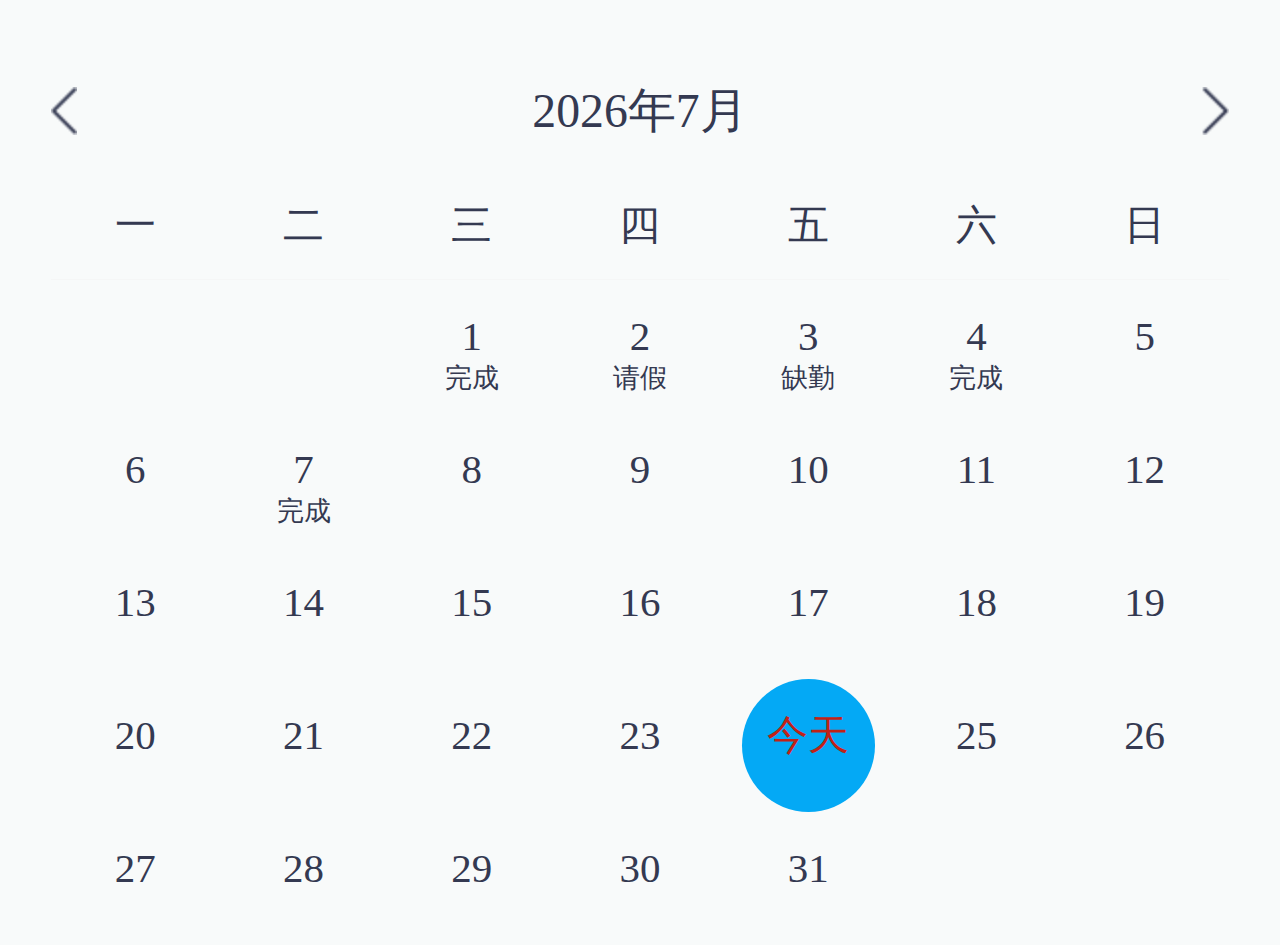
<file: index.html>
<!DOCTYPE html>
<html>
<head>
  <meta name="viewport" content="width=device-width,initial-scale=1,minimum-scale=1,maximum-scale=1,user-scalable=no" />
  <meta http-equiv="Cache-Control" content="no-cache, no-store, must-revalidate" />
  <meta http-equiv="Pragma" content="no-cache" />
  <meta http-equiv="Expires" content="0" />
  <meta name="format-detection" content="telephone=no,email=no" />
  <meta name="msapplication-tap-highlight" content="no">
  <!-- UC强制全屏 -->
  <!-- <meta name="full-screen" content="yes"> -->
  <!-- QQ强制全屏 -->
  <!-- <meta name="x5-fullscreen" content="true"> -->
  <title>calendar</title>
  <link rel="stylesheet" type="text/css" href="style.css">
  <style type="text/css">
    .calendar-wrapper {
      padding: 0 .3rem;
    }
  </style>
  <script type="text/javascript">
    document.documentElement.style.fontSize = document.documentElement.clientWidth / 7.5 + 'px';
  </script>
</head>
<body>
  <div class="calendar-wrapper"></div>
  <script type="text/javascript" src="data.js"></script>
  <script type="text/javascript">
    var eventsList = [
      {num: 1, text: '完成'},
      {num: 2, text: '请假'},
      {num: 3, text: '缺勤'},
      {num: 4, text: '完成'},
      {num: 7, text: '完成'}
    ];
    calendar.init('.calendar-wrapper', eventsList);
  </script>
</body>
</html>
</file>
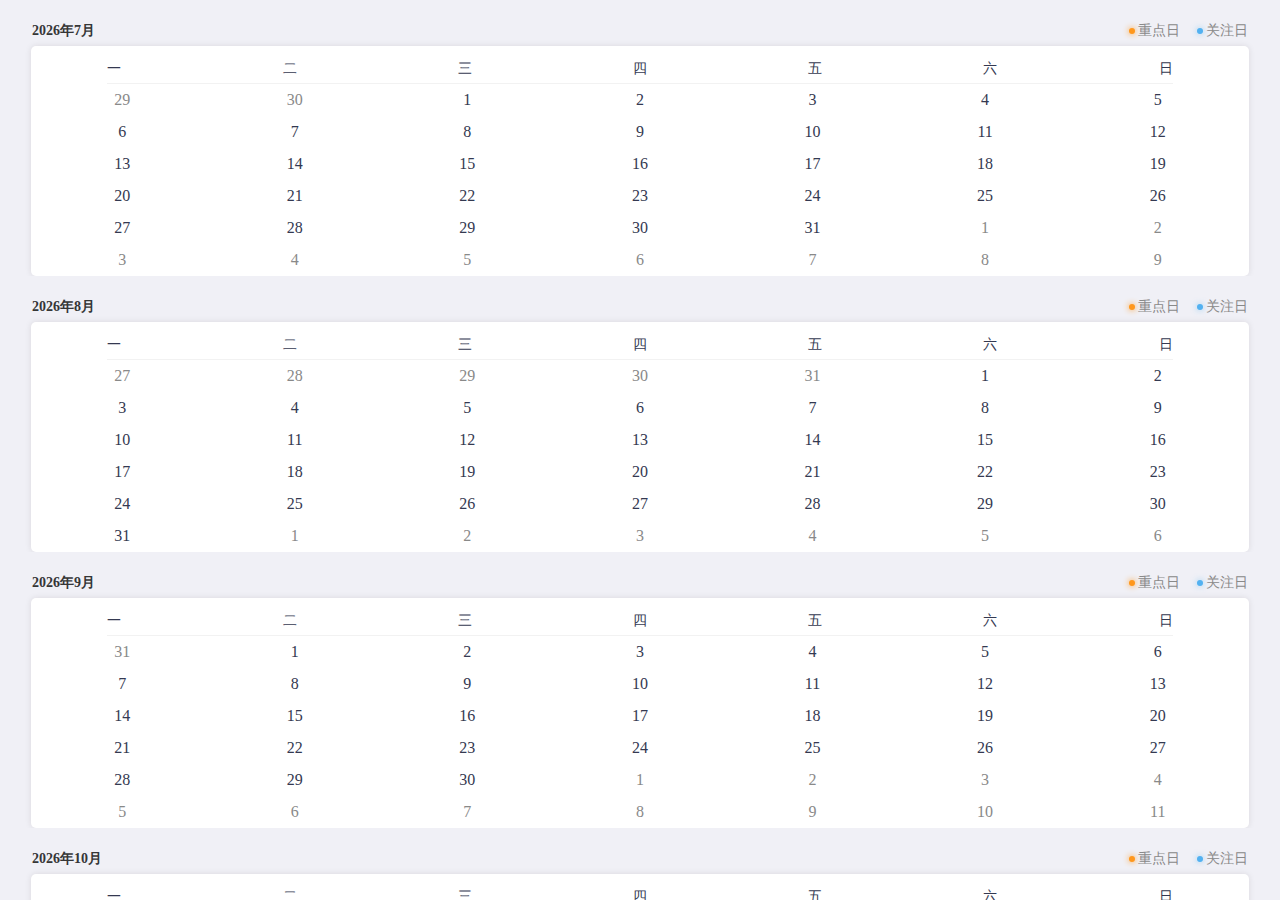
<file: calendar_vertical.html>
<!DOCTYPE html>
<html>
<head>
  <meta charset="utf-8">
  <meta name="viewport" content="width=device-width,initial-scale=1,minimum-scale=1,maximum-scale=1,user-scalable=no" />
  <title>calendar</title>
  <link rel="stylesheet" type="text/css" href="reset.css" />
  <link rel="stylesheet" type="text/css" href="calendar_vertical.css" />
  <style type="text/css">
    * {
      box-sizing: border-box;
    }
    body {
      margin: 0;
    }
    #box {
      position: absolute;
      top: 0;
      bottom: 0;
      width: 100%;
    }
  </style>
</head>
<body>
  <div id="box"></div>
  <script>
    function addClass(el, className) {
      if (hasClass(el, className)) {
        return
      }
      let newClass = el.className.split(' ')
      newClass.push(className)
      el.className = newClass.join(' ')
    }

    function hasClass(el, className) {
      let reg = new RegExp('(^|\\s)' + className + '(\\s|$)')
      return reg.test(el.className)
    }
  </script>
  <script src="calendar_vertical.js"></script>
  <script>
    v_calendar.render('#box', function() {
      var events = [
        {year: 2018, month: 8, list: [{date: 2, type: 0}, {date:8, type: 1}, {date: 13, type: 1}]},
        {year: 2018, month: 5, list: [{date: 2, type: 0}, {date:8, type: 1}, {date: 13, type: 1}]},
        {year: 2018, month: 7, list: [{date: 2, type: 0}, {date:8, type: 1}, {date: 13, type: 1}]},
        {year: 2018, month: 10, list: [{date: 2, type: 0}, {date:8, type: 1}, {date: 13, type: 1}]}
      ];
      v_calendar.addEvents(events);
    });
  </script>
</body>
</html>
</file>
<file: style.css>
html, body {
  width: 100%;
  height: 100%;
}
body {
  width: 7.5rem;
  margin: 0 auto;
  padding-bottom: .96rem;
  font-size: .24rem;
  line-height: 1.5;
  background-color: #F8FAFA;
  box-sizing: border-box;
  -webkit-box-sizing: border-box;
}
.my-calendar-wrapper {
  width: 100%;
  padding-top: .3rem;
  font-size: .24rem;
  text-align: center;
  color: #343951;
}
.my-calendar-wrapper .calendar-header {
  height: .7rem;
  font-size: .28rem;
  line-height: .7rem;
}
.my-calendar-wrapper .calendar-header .calendar-btn {
  width: .4rem;
  height: 100%;
  background-size: auto 40%;
  background-repeat: no-repeat;
}
.my-calendar-wrapper .calendar-header .calendar-prev-btn {
  float: left;
  background-image: url(imgs/left-arrow.png);
  background-position: left center;
}
.my-calendar-wrapper .calendar-header .calendar-next-btn {
  float: right;
  background-image: url(imgs/right-arrow.png);
  background-position: right center;
}
.my-calendar-wrapper .calendar-week {
  position: relative;
  height: .64rem;
  line-height: .64rem;
}
.my-calendar-wrapper .calendar-week:after {
  content: "";
  position: absolute;
  bottom: 0;
  left: 0;
  width: 100%;
  height: 1px;
  background-color: #f2f2f2;
  transform: scaleY(.5);
  -webkit-transform: scaleY(.5);
  transform-origin: 0 0;
  -webkit-transform-origin: 0 0;
}
.my-calendar-wrapper .calendar-week span {
  float: left;
  width: 14.2857%;
}
.my-calendar-wrapper .calendar-date:after {
  content: "";
  display: block;
  height: 0;
  font-size: 0;
  clear: both;
  visibility: hidden;
}
.my-calendar-wrapper .calendar-date-item-box {
  float: left;
  width: 14.2857%;
  height: .78rem;
}
.my-calendar-wrapper .calendar-date-item {
  width: .78rem;
  height: 100%;
  margin: 0 auto;
}
.my-calendar-wrapper .calendar-date-item-active {
  border-radius: 50%;
  background-color: #04a9f5;
}
.calendar-date-item .calendar-date-single {
  display: block;
  height: .26rem;
  padding-top: .2rem;
  line-height: .26rem;
}
.calendar-date-item .calendar-date-single-today {
  /*color: #f44236;*/
  color: #c02217;
}
.calendar-date-item .calendar-date-memo {
  display: block;
  height: .24rem;
  font-size: .16rem;
  line-height: .24rem;
}
</file>
<file: calendar_vertical.css>
.my-calendar-wrapper {
  position: relative;
  width: 100%;
  height: 100%;
  font-size: 16px;
  text-align: center;
  color: #343951;
  background-color: #f0f0f6;
  overflow: auto;
}
.my-calendar-wrapper .calendar-date-box {
  position: absolute;
  top: 0;
  bottom: 0;
  width: 100%;
  overflow: auto;
}
.my-calendar-wrapper .calendar-date {
  padding-top: 16px;
  overflow: hidden;
}
.my-calendar-wrapper .calendar-date-title {
  height: 30px;
  padding: 0 32px;
  font-size: 14px;
  line-height: 30px;
}
.my-calendar-wrapper .calendar-date-title .title-year {
  float: left;
  font-weight: 700;
  color: #353636;
}
.my-calendar-wrapper .calendar-date-title .title-legend {
  position: relative;
  float: right;
  height: 100%;
  margin-left: 17px;
  padding-left: 9px;
  color: #898989;
}
.my-calendar-wrapper .title-legend i {
  content: "";
  position: absolute;
  top: 50%;
  left: 0;
  width: 6px;
  height: 6px;
  border-radius: 50%;
  transform: translateY(-50%);
}
.my-calendar-wrapper .title-legend2 i {
  background-color: #FF971C;
  box-shadow: 0 0 6px rgba(255,151,28.6);
}
.my-calendar-wrapper .title-legend1 i {
  background-color: #52B1F1;
  box-shadow: 0 0 6px rgba(81,177,241,.6);
}
.my-calendar-wrapper .calendar-date-inner {
  width: 95.1691%;
  margin: 0 auto;
  padding: 0 5px;
  border-radius: 5px;
  background-color: #fff;
  box-shadow: 0 0 6px rgba(37,21,17,.1);
}
.my-calendar-wrapper .calendar-date-inner .calendar-week {
  position: relative;
  display: flex;
  justify-content: space-between;
  height: 38px;
  margin: 0 5.9222%;
  padding-top: 8px;
  font-size: 14px;
  line-height: 30px;
  border-bottom: 1px solid #f2f2f2;
}
/*.my-calendar-wrapper .calendar-date-inner .calendar-week:after {
  content: "";
  position: absolute;
  bottom: 0;
  left: 0;
  width: 100%;
  height: 1px;
  background-color: #f2f2f2;
  transform: scaleY(.5);
  -webkit-transform: scaleY(.5);
  transform-origin: 0 0;
  -webkit-transform-origin: 0 0;
}*/
.my-calendar-wrapper .calendar-date-container:after {
  content: "";
  display: block;
  height: 0;
  font-size: 0;
  clear: both;
  visibility: hidden;
}
.my-calendar-wrapper .calendar-date-item-box {
  float: left;
  width: 14.2857%;
  height: 30px;
  margin: 1px 0;
  line-height: 30px;
}
.my-calendar-wrapper .calendar-date-item {
  width: 30px;
  height: 100%;
  margin: 0 auto;
}
.my-calendar-wrapper .calendar-date-item.prev-month,
.my-calendar-wrapper .calendar-date-item.next-month {
  color: #898989;
}
.my-calendar-wrapper .calendar-date-item-blue {
  color: #fff;
  border-radius: 50%;
  background-color: #52B1F1;
  box-shadow: 0 0 6px #52B1F1;
}
.my-calendar-wrapper .calendar-date-item-orange {
  color: #fff;
  border-radius: 50%;
  background-color: #FF971C;
  box-shadow: 0 0 6px #FF971C;
}
</file>
